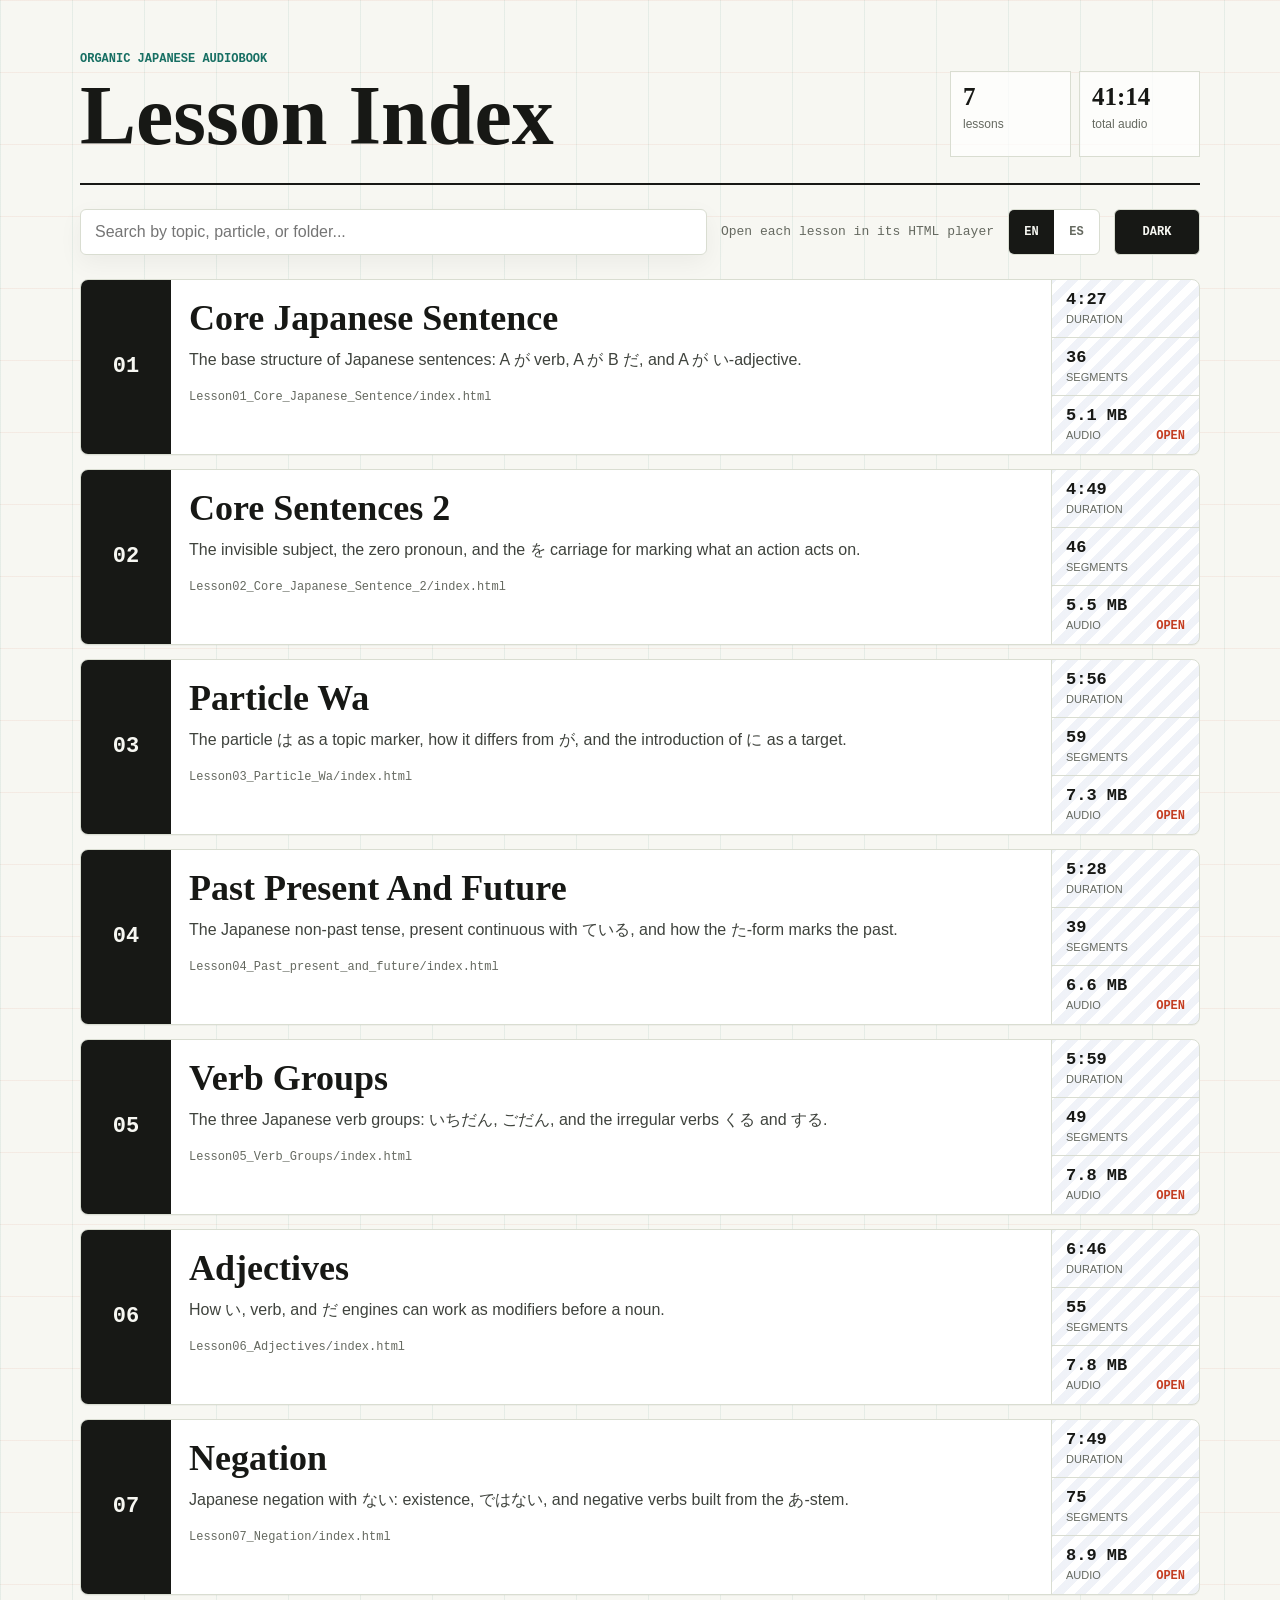
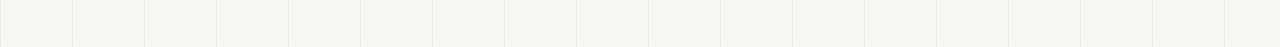
<file: index.html>
<!doctype html>
<html lang="es">
<head>
  <meta charset="utf-8">
  <meta name="viewport" content="width=device-width, initial-scale=1">
  <title>Organic Japanese Audiobook</title>
  <link rel="icon" href="data:,">
  <style>
    :root {
      color-scheme: light;
      --paper: #f7f7f2;
      --ink: #171815;
      --muted: #656960;
      --line: #d9ddd1;
      --panel: #ffffff;
      --panel-soft: rgba(255, 255, 255, 0.72);
      --body-text: #3f433d;
      --accent: #c43e22;
      --accent-2: #176f63;
      --accent-3: #274c9b;
      --grid-a: rgba(23, 111, 99, 0.08);
      --grid-b: rgba(196, 62, 34, 0.07);
      --stripe: rgba(39, 76, 155, 0.07);
      --input-shadow: 0 8px 24px rgba(24, 25, 21, 0.05);
      --shadow: 0 18px 55px rgba(24, 25, 21, 0.10);
    }

    :root[data-theme="dark"] {
      color-scheme: dark;
      --paper: #121410;
      --ink: #ece7d9;
      --muted: #a6a99d;
      --line: #3b4036;
      --panel: #1b1f19;
      --panel-soft: rgba(27, 31, 25, 0.82);
      --body-text: #c9c8bb;
      --accent: #ff8a65;
      --accent-2: #73c7ab;
      --accent-3: #8ea8ff;
      --grid-a: rgba(115, 199, 171, 0.10);
      --grid-b: rgba(255, 138, 101, 0.08);
      --stripe: rgba(142, 168, 255, 0.10);
      --input-shadow: 0 10px 28px rgba(0, 0, 0, 0.24);
      --shadow: 0 18px 60px rgba(0, 0, 0, 0.42);
    }

    * {
      box-sizing: border-box;
    }

    html {
      scroll-behavior: smooth;
    }

    body {
      min-height: 100vh;
      margin: 0;
      background:
        linear-gradient(90deg, var(--grid-a) 1px, transparent 1px) 0 0 / 72px 72px,
        linear-gradient(180deg, var(--grid-b) 1px, transparent 1px) 0 0 / 72px 72px,
        var(--paper);
      color: var(--ink);
      font-family: Avenir Next, "Hiragino Sans", "Yu Gothic", "YuGothic", Verdana, sans-serif;
      transition: background-color 160ms ease, color 160ms ease;
    }

    a {
      color: inherit;
      text-decoration: none;
    }

    [hidden] {
      display: none !important;
    }

    .lesson[hidden]::after {
      content: none;
    }

    .shell {
      width: min(1120px, calc(100vw - 32px));
      margin: 0 auto;
      padding: 30px 0 52px;
    }

    .masthead {
      display: grid;
      grid-template-columns: minmax(0, 1fr) auto;
      gap: 28px;
      align-items: end;
      padding: 22px 0 26px;
      border-bottom: 2px solid var(--ink);
    }

    .eyebrow {
      margin: 0 0 10px;
      color: var(--accent-2);
      font: 700 12px/1.2 "Courier New", monospace;
      letter-spacing: 0;
      text-transform: uppercase;
    }

    h1 {
      max-width: 780px;
      margin: 0;
      font-family: Georgia, "Hiragino Mincho ProN", "Yu Mincho", serif;
      font-size: clamp(38px, 7vw, 84px);
      font-weight: 600;
      line-height: 0.96;
    }

    .stats {
      display: grid;
      grid-template-columns: repeat(2, minmax(112px, 1fr));
      gap: 8px;
      min-width: 250px;
    }

    .stat {
      min-height: 86px;
      padding: 12px;
      border: 1px solid var(--line);
      background: var(--panel-soft);
    }

    .stat strong {
      display: block;
      font: 700 25px/1 Georgia, serif;
    }

    .stat span {
      display: block;
      margin-top: 8px;
      color: var(--muted);
      font-size: 12px;
      line-height: 1.25;
    }

    .toolbar {
      display: grid;
      grid-template-columns: minmax(0, 1fr) auto auto auto;
      gap: 14px;
      align-items: center;
      margin: 24px 0;
    }

    .search {
      width: 100%;
      height: 46px;
      padding: 0 14px;
      border: 1px solid var(--line);
      border-radius: 6px;
      background: var(--panel);
      color: var(--ink);
      font: 16px/1 Avenir Next, "Hiragino Sans", "Yu Gothic", sans-serif;
      box-shadow: var(--input-shadow);
    }

    .search:focus {
      outline: 2px solid var(--accent-3);
      outline-offset: 2px;
    }

    .folder-note {
      color: var(--muted);
      font: 13px/1.3 "Courier New", monospace;
      white-space: nowrap;
    }

    .language-toggle {
      display: grid;
      grid-template-columns: 1fr 1fr;
      overflow: hidden;
      height: 46px;
      min-width: 92px;
      border: 1px solid var(--line);
      border-radius: 6px;
      background: var(--panel);
    }

    .language-toggle button {
      border: 0;
      background: transparent;
      color: var(--muted);
      cursor: pointer;
      font: 700 12px/1 "Courier New", monospace;
    }

    .language-toggle button[aria-pressed="true"] {
      background: var(--ink);
      color: var(--paper);
    }

    .theme-button {
      height: 46px;
      min-width: 86px;
      padding: 0 14px;
      border: 1px solid var(--line);
      border-radius: 6px;
      background: var(--ink);
      color: var(--paper);
      cursor: pointer;
      font: 700 12px/1 "Courier New", monospace;
      text-transform: uppercase;
      transition: transform 140ms ease, background 140ms ease, color 140ms ease;
    }

    .theme-button:hover,
    .theme-button:focus-visible,
    .language-toggle button:focus-visible {
      transform: translateY(-1px);
      outline: 2px solid var(--accent-3);
      outline-offset: 2px;
    }

    .lessons {
      display: grid;
      gap: 14px;
    }

    .lesson {
      position: relative;
      display: grid;
      grid-template-columns: 90px minmax(0, 1fr) 148px;
      gap: 18px;
      align-items: stretch;
      overflow: hidden;
      min-height: 176px;
      border: 1px solid var(--line);
      border-radius: 8px;
      background: var(--panel);
      box-shadow: 0 1px 0 rgba(24, 25, 21, 0.04);
      transition: transform 160ms ease, box-shadow 160ms ease, border-color 160ms ease;
    }

    .lesson:hover,
    .lesson:focus-visible {
      border-color: color-mix(in srgb, var(--accent-2) 58%, var(--line));
      box-shadow: var(--shadow);
      transform: translateY(-2px);
      outline: 0;
    }

    .lesson-number {
      display: grid;
      place-items: center;
      background: var(--ink);
      color: var(--paper);
      font: 700 22px/1 "Courier New", monospace;
    }

    .lesson-body {
      min-width: 0;
      padding: 20px 0;
    }

    .lesson-title {
      margin: 0 0 10px;
      font-family: Georgia, "Hiragino Mincho ProN", "Yu Mincho", serif;
      font-size: clamp(24px, 3vw, 36px);
      font-weight: 600;
      line-height: 1.05;
    }

    .lesson-summary {
      max-width: 760px;
      margin: 0;
      color: var(--body-text);
      font-size: 16px;
      line-height: 1.55;
    }

    .lesson-path {
      display: block;
      margin-top: 16px;
      color: var(--muted);
      font: 12px/1.4 "Courier New", monospace;
      overflow-wrap: anywhere;
    }

    .lesson-meta {
      display: grid;
      align-content: stretch;
      border-left: 1px solid var(--line);
      background:
        repeating-linear-gradient(
          -45deg,
          var(--stripe) 0,
          var(--stripe) 8px,
          transparent 8px,
          transparent 16px
        );
    }

    .meta-cell {
      display: grid;
      align-content: center;
      min-height: 58px;
      padding: 10px 14px;
      border-bottom: 1px solid var(--line);
    }

    .meta-cell:last-child {
      border-bottom: 0;
    }

    .meta-cell strong {
      font: 700 17px/1 "Courier New", monospace;
    }

    .meta-cell span {
      margin-top: 5px;
      color: var(--muted);
      font-size: 11px;
      line-height: 1.2;
      text-transform: uppercase;
    }

    .lesson::after {
      content: attr(data-action);
      position: absolute;
      right: 14px;
      bottom: 12px;
      color: var(--accent);
      font: 700 12px/1 "Courier New", monospace;
      text-transform: uppercase;
    }

    .empty {
      display: none;
      padding: 28px;
      border: 1px dashed var(--line);
      border-radius: 8px;
      background: var(--panel-soft);
      color: var(--muted);
      text-align: center;
    }

    body.no-results .empty {
      display: block;
    }

    body.no-results .lessons {
      display: none;
    }

    @media (max-width: 820px) {
      .masthead,
      .lesson {
        grid-template-columns: 1fr;
      }

      .toolbar {
        grid-template-columns: 1fr auto auto;
      }

      .search {
        grid-column: 1 / -1;
      }

      .stats {
        min-width: 0;
      }

      .folder-note {
        white-space: normal;
      }

      .lesson {
        min-height: 0;
      }

      .lesson-number {
        min-height: 56px;
        place-items: center start;
        padding-left: 18px;
      }

      .lesson-body {
        padding: 4px 18px 18px;
      }

      .lesson-meta {
        grid-template-columns: repeat(3, 1fr);
        border-top: 1px solid var(--line);
        border-left: 0;
      }

      .meta-cell {
        border-right: 1px solid var(--line);
        border-bottom: 0;
      }

      .meta-cell:last-child {
        border-right: 0;
      }
    }

    @media (max-width: 520px) {
      .shell {
        width: min(100vw - 22px, 1120px);
        padding-top: 18px;
      }
    }
  </style>
</head>
<body>
  <main class="shell">
    <header class="masthead">
      <div>
        <p class="eyebrow">Organic Japanese Audiobook</p>
        <h1 data-i18n="title">Índice de lecciones</h1>
      </div>
      <div class="stats" aria-label="Resumen de recursos" data-i18n-aria="statsLabel">
        <div class="stat">
          <strong>7</strong>
          <span data-i18n="statLessons">lecciones</span>
        </div>
        <div class="stat">
          <strong>41:14</strong>
          <span data-i18n="statAudio">audio total</span>
        </div>
      </div>
    </header>

    <section class="toolbar" aria-label="Herramientas del índice" data-i18n-aria="toolbarLabel">
      <input id="search" class="search" type="search" placeholder="Buscar por tema, partícula o carpeta..." autocomplete="off">
      <span class="folder-note" data-i18n="folderNote">Abre cada lección en su reproductor HTML</span>
      <div class="language-toggle" aria-label="Language">
        <button id="langEn" type="button" data-lang-option="en">EN</button>
        <button id="langEs" type="button" data-lang-option="es">ES</button>
      </div>
      <button id="themeButton" class="theme-button" type="button" aria-label="Cambiar modo oscuro">Dark</button>
    </section>

    <section id="lessons" class="lessons" aria-label="Lecciones" data-i18n-aria="lessonsLabel">
      <a class="lesson" href="Lesson01_Core_Japanese_Sentence/index.html" data-search="lesson 1 core japanese sentence oración núcleo が だ い adjective sentence train">
        <div class="lesson-number">01</div>
        <div class="lesson-body">
          <h2 class="lesson-title">Core Japanese Sentence</h2>
          <p class="lesson-summary" data-lesson-summary="0">La estructura base de las frases japonesas: A が verbo, A が B だ y A が adjetivo en い.</p>
          <span class="lesson-path">Lesson01_Core_Japanese_Sentence/index.html</span>
        </div>
        <div class="lesson-meta" aria-label="Datos de Lesson 1" data-lesson-meta="1">
          <div class="meta-cell">
            <strong>4:27</strong>
            <span data-i18n="duration">duración</span>
          </div>
          <div class="meta-cell">
            <strong>36</strong>
            <span data-i18n="segments">segmentos</span>
          </div>
          <div class="meta-cell">
            <strong>5.1 MB</strong>
            <span data-i18n="audio">audio</span>
          </div>
        </div>
      </a>

      <a class="lesson" href="Lesson02_Core_Japanese_Sentence_2/index.html" data-search="lesson 2 core sentences invisible carriage zero pronoun を object japanese sentence">
        <div class="lesson-number">02</div>
        <div class="lesson-body">
          <h2 class="lesson-title">Core Sentences 2</h2>
          <p class="lesson-summary" data-lesson-summary="1">El sujeto invisible, el pronombre cero y el vagón を para marcar aquello sobre lo que actúa la acción.</p>
          <span class="lesson-path">Lesson02_Core_Japanese_Sentence_2/index.html</span>
        </div>
        <div class="lesson-meta" aria-label="Datos de Lesson 2" data-lesson-meta="2">
          <div class="meta-cell">
            <strong>4:49</strong>
            <span data-i18n="duration">duración</span>
          </div>
          <div class="meta-cell">
            <strong>46</strong>
            <span data-i18n="segments">segmentos</span>
          </div>
          <div class="meta-cell">
            <strong>5.5 MB</strong>
            <span data-i18n="audio">audio</span>
          </div>
        </div>
      </a>

      <a class="lesson" href="Lesson03_Particle_Wa/index.html" data-search="lesson 3 particle wa は topic が を に japanese grammar flag">
        <div class="lesson-number">03</div>
        <div class="lesson-body">
          <h2 class="lesson-title">Particle Wa</h2>
          <p class="lesson-summary" data-lesson-summary="2">La partícula は como marcador de tema, su diferencia con が y la introducción de に como destino.</p>
          <span class="lesson-path">Lesson03_Particle_Wa/index.html</span>
        </div>
        <div class="lesson-meta" aria-label="Datos de Lesson 3" data-lesson-meta="3">
          <div class="meta-cell">
            <strong>5:56</strong>
            <span data-i18n="duration">duración</span>
          </div>
          <div class="meta-cell">
            <strong>59</strong>
            <span data-i18n="segments">segmentos</span>
          </div>
          <div class="meta-cell">
            <strong>7.3 MB</strong>
            <span data-i18n="audio">audio</span>
          </div>
        </div>
      </a>

      <a class="lesson" href="Lesson04_Past_present_and_future/index.html" data-search="lesson 4 past present and future japanese grammar flag">
        <div class="lesson-number">04</div>
        <div class="lesson-body">
          <h2 class="lesson-title">Past Present And Future</h2>
          <p class="lesson-summary" data-lesson-summary="3">El pasado, el presente y el futuro en la gramática japonesa.</p>
          <span class="lesson-path">Lesson04_Past_present_and_future/index.html</span>
        </div>
        <div class="lesson-meta" aria-label="Datos de Lesson 4" data-lesson-meta="4">
          <div class="meta-cell">
            <strong>5:28</strong>
            <span data-i18n="duration">duración</span>
          </div>
          <div class="meta-cell">
            <strong>39</strong>
            <span data-i18n="segments">segmentos</span>
          </div>
          <div class="meta-cell">
            <strong>6.6 MB</strong>
            <span data-i18n="audio">audio</span>
          </div>
        </div>
      </a>

      <a class="lesson" href="Lesson05_Verb_Groups/index.html" data-search="lesson 5 verb groups いちだん ごだん irregular verbs る verbs いる える くる する japanese conjugation">
        <div class="lesson-number">05</div>
        <div class="lesson-body">
          <h2 class="lesson-title">Verb Groups</h2>
          <p class="lesson-summary" data-lesson-summary="4">Los tres grupos de verbos japoneses: いちだん, ごだん y los irregulares くる y する.</p>
          <span class="lesson-path">Lesson05_Verb_Groups/index.html</span>
        </div>
        <div class="lesson-meta" aria-label="Datos de Lesson 5" data-lesson-meta="5">
          <div class="meta-cell">
            <strong>5:59</strong>
            <span data-i18n="duration">duración</span>
          </div>
          <div class="meta-cell">
            <strong>49</strong>
            <span data-i18n="segments">segmentos</span>
          </div>
          <div class="meta-cell">
            <strong>7.8 MB</strong>
            <span data-i18n="audio">audio</span>
          </div>
        </div>
      </a>

      <a class="lesson" href="Lesson06_Adjectives/index.html" data-search="lesson 6 adjectives い adjectives adjective sentences u train da train i train white engine verbs noun sentences japanese modifiers">
        <div class="lesson-number">06</div>
        <div class="lesson-body">
          <h2 class="lesson-title">Adjectives</h2>
          <p class="lesson-summary" data-lesson-summary="5">Cómo los motores い, verbales y だ pueden funcionar como modificadores antes de un sustantivo.</p>
          <span class="lesson-path">Lesson06_Adjectives/index.html</span>
        </div>
        <div class="lesson-meta" aria-label="Datos de Lesson 6" data-lesson-meta="6">
          <div class="meta-cell">
            <strong>6:46</strong>
            <span data-i18n="duration">duración</span>
          </div>
          <div class="meta-cell">
            <strong>55</strong>
            <span data-i18n="segments">segmentos</span>
          </div>
          <div class="meta-cell">
            <strong>7.8 MB</strong>
            <span data-i18n="audio">audio</span>
          </div>
        </div>
      </a>

      <a class="lesson" href="Lesson07_Negation/index.html" data-search="lesson 7 negation negative ない ではない ある あ-stem verbs きかない はなさない もたない japanese grammar">
        <div class="lesson-number">07</div>
        <div class="lesson-body">
          <h2 class="lesson-title">Negation</h2>
          <p class="lesson-summary" data-lesson-summary="6">La negación japonesa con ない: existencia, ではない y verbos negativos con la raíz en あ.</p>
          <span class="lesson-path">Lesson07_Negation/index.html</span>
        </div>
        <div class="lesson-meta" aria-label="Datos de Lesson 7" data-lesson-meta="7">
          <div class="meta-cell">
            <strong>7:49</strong>
            <span data-i18n="duration">duración</span>
          </div>
          <div class="meta-cell">
            <strong>75</strong>
            <span data-i18n="segments">segmentos</span>
          </div>
          <div class="meta-cell">
            <strong>8.9 MB</strong>
            <span data-i18n="audio">audio</span>
          </div>
        </div>
      </a>
    </section>

    <p class="empty" data-i18n="empty">No hay lecciones que coincidan con esa búsqueda.</p>
  </main>

  <script>
    "use strict";

    const search = document.getElementById("search");
    const themeButton = document.getElementById("themeButton");
    const languageButtons = Array.from(document.querySelectorAll("[data-lang-option]"));
    const lessons = Array.from(document.querySelectorAll(".lesson"));
    const translations = {
      en: {
        title: "Lesson Index",
        statsLabel: "Resource summary",
        statLessons: "lessons",
        statAudio: "total audio",
        toolbarLabel: "Index tools",
        lessonsLabel: "Lessons",
        folderNote: "Open each lesson in its HTML player",
        searchPlaceholder: "Search by topic, particle, or folder...",
        themeAria: "Toggle dark mode",
        themeDark: "Dark",
        themeLight: "Light",
        duration: "duration",
        segments: "segments",
        audio: "audio",
        open: "Open",
        empty: "No lessons match that search.",
        lessonMeta: lessonNumber => `Lesson ${lessonNumber} details`,
        summaries: [
          "The base structure of Japanese sentences: A が verb, A が B だ, and A が い-adjective.",
          "The invisible subject, the zero pronoun, and the を carriage for marking what an action acts on.",
          "The particle は as a topic marker, how it differs from が, and the introduction of に as a target.",
          "The Japanese non-past tense, present continuous with ている, and how the た-form marks the past.",
          "The three Japanese verb groups: いちだん, ごだん, and the irregular verbs くる and する.",
          "How い, verb, and だ engines can work as modifiers before a noun.",
          "Japanese negation with ない: existence, ではない, and negative verbs built from the あ-stem."
        ]
      },
      es: {
        title: "Índice de lecciones",
        statsLabel: "Resumen de recursos",
        statLessons: "lecciones",
        statAudio: "audio total",
        toolbarLabel: "Herramientas del índice",
        lessonsLabel: "Lecciones",
        folderNote: "Abre cada lección en su reproductor HTML",
        searchPlaceholder: "Buscar por tema, partícula o carpeta...",
        themeAria: "Cambiar modo oscuro",
        themeDark: "Dark",
        themeLight: "Light",
        duration: "duración",
        segments: "segmentos",
        audio: "audio",
        open: "Abrir",
        empty: "No hay lecciones que coincidan con esa búsqueda.",
        lessonMeta: lessonNumber => `Datos de Lesson ${lessonNumber}`,
        summaries: [
          "La estructura base de las frases japonesas: A が verbo, A が B だ y A が adjetivo en い.",
          "El sujeto invisible, el pronombre cero y el vagón を para marcar aquello sobre lo que actúa la acción.",
          "La partícula は como marcador de tema, su diferencia con が y la introducción de に como destino.",
          "El tiempo no-pasado japonés, el presente continuo con ている y cómo la forma た marca el pasado.",
          "Los tres grupos de verbos japoneses: いちだん, ごだん y los irregulares くる y する.",
          "Cómo los motores い, verbales y だ pueden funcionar como modificadores antes de un sustantivo.",
          "La negación japonesa con ない: existencia, ではない y verbos negativos con la raíz en あ."
        ]
      }
    };
    let currentLanguage = getInitialLanguage();

    function getInitialLanguage() {
      const stored = localStorage.getItem("oja-index-language");
      if (stored === "en" || stored === "es") return stored;
      return navigator.language && navigator.language.toLowerCase().startsWith("es") ? "es" : "en";
    }

    function getInitialTheme() {
      const stored = localStorage.getItem("oja-index-theme");
      if (stored === "dark" || stored === "light") return stored;
      return window.matchMedia && window.matchMedia("(prefers-color-scheme: dark)").matches ? "dark" : "light";
    }

    function setTheme(theme) {
      const copy = translations[currentLanguage];
      document.documentElement.dataset.theme = theme;
      localStorage.setItem("oja-index-theme", theme);
      themeButton.textContent = theme === "dark" ? copy.themeLight : copy.themeDark;
      themeButton.setAttribute("aria-label", copy.themeAria);
      themeButton.setAttribute("aria-pressed", String(theme === "dark"));
    }

    function setLanguage(language) {
      const copy = translations[language] || translations.en;
      currentLanguage = language;
      document.documentElement.lang = language;
      localStorage.setItem("oja-index-language", language);
      document.querySelectorAll("[data-i18n]").forEach(element => {
        element.textContent = copy[element.dataset.i18n];
      });
      document.querySelectorAll("[data-i18n-aria]").forEach(element => {
        element.setAttribute("aria-label", copy[element.dataset.i18nAria]);
      });
      document.querySelectorAll("[data-lesson-summary]").forEach(element => {
        element.textContent = copy.summaries[Number(element.dataset.lessonSummary)];
      });
      document.querySelectorAll("[data-lesson-meta]").forEach(element => {
        element.setAttribute("aria-label", copy.lessonMeta(element.dataset.lessonMeta));
      });
      lessons.forEach(lesson => {
        lesson.dataset.action = copy.open;
      });
      languageButtons.forEach(button => {
        const isActive = button.dataset.langOption === language;
        button.setAttribute("aria-pressed", String(isActive));
      });
      search.setAttribute("placeholder", copy.searchPlaceholder);
      setTheme(document.documentElement.dataset.theme === "dark" ? "dark" : "light");
      filterLessons();
    }

    function filterLessons() {
      const query = search.value.trim().toLowerCase();
      let visibleCount = 0;

      for (const lesson of lessons) {
        const text = `${lesson.textContent} ${lesson.dataset.search}`.toLowerCase();
        const isVisible = !query || text.includes(query);
        lesson.hidden = !isVisible;
        if (isVisible) visibleCount += 1;
      }

      document.body.classList.toggle("no-results", visibleCount === 0);
    }

    setTheme(getInitialTheme());
    setLanguage(currentLanguage);

    search.addEventListener("input", () => {
      filterLessons();
    });

    themeButton.addEventListener("click", () => {
      const current = document.documentElement.dataset.theme === "dark" ? "dark" : "light";
      setTheme(current === "dark" ? "light" : "dark");
    });

    languageButtons.forEach(button => {
      button.addEventListener("click", () => {
        setLanguage(button.dataset.langOption);
      });
    });
  </script>
</body>
</html>
</file>
